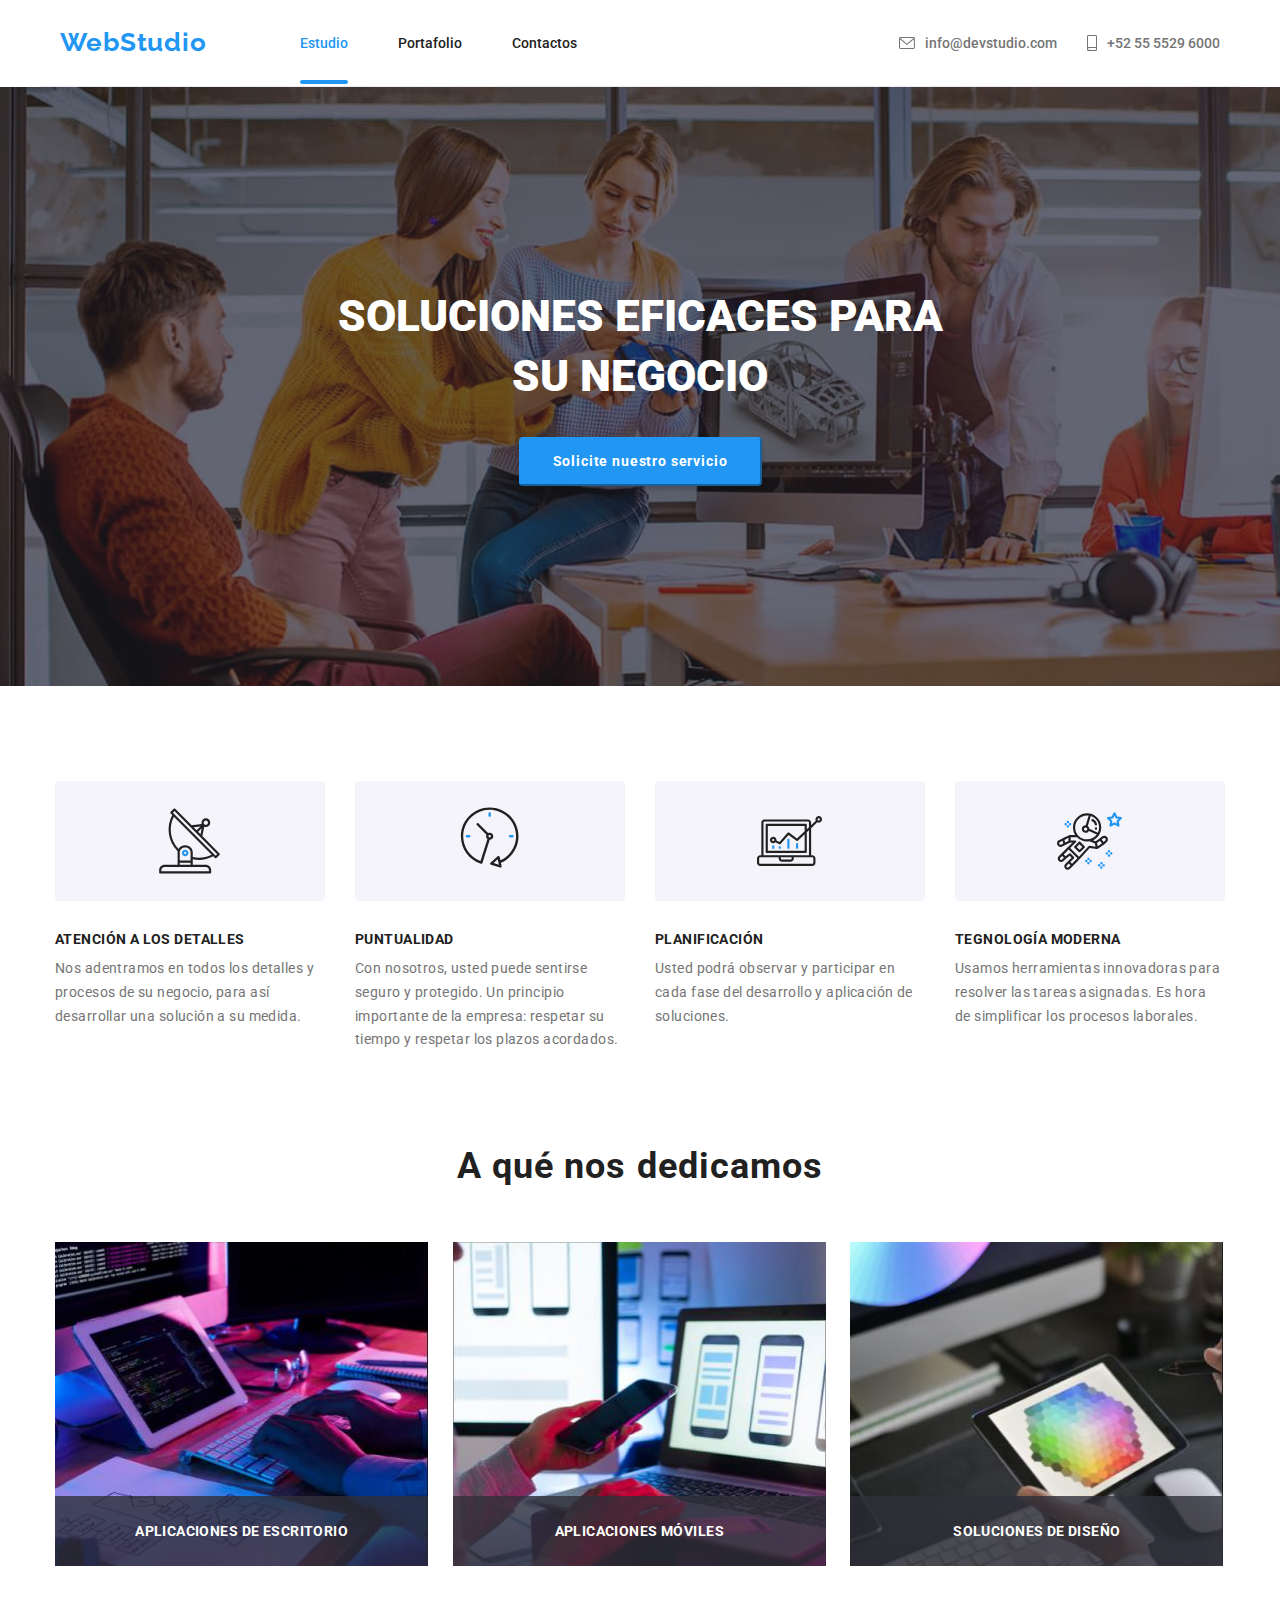
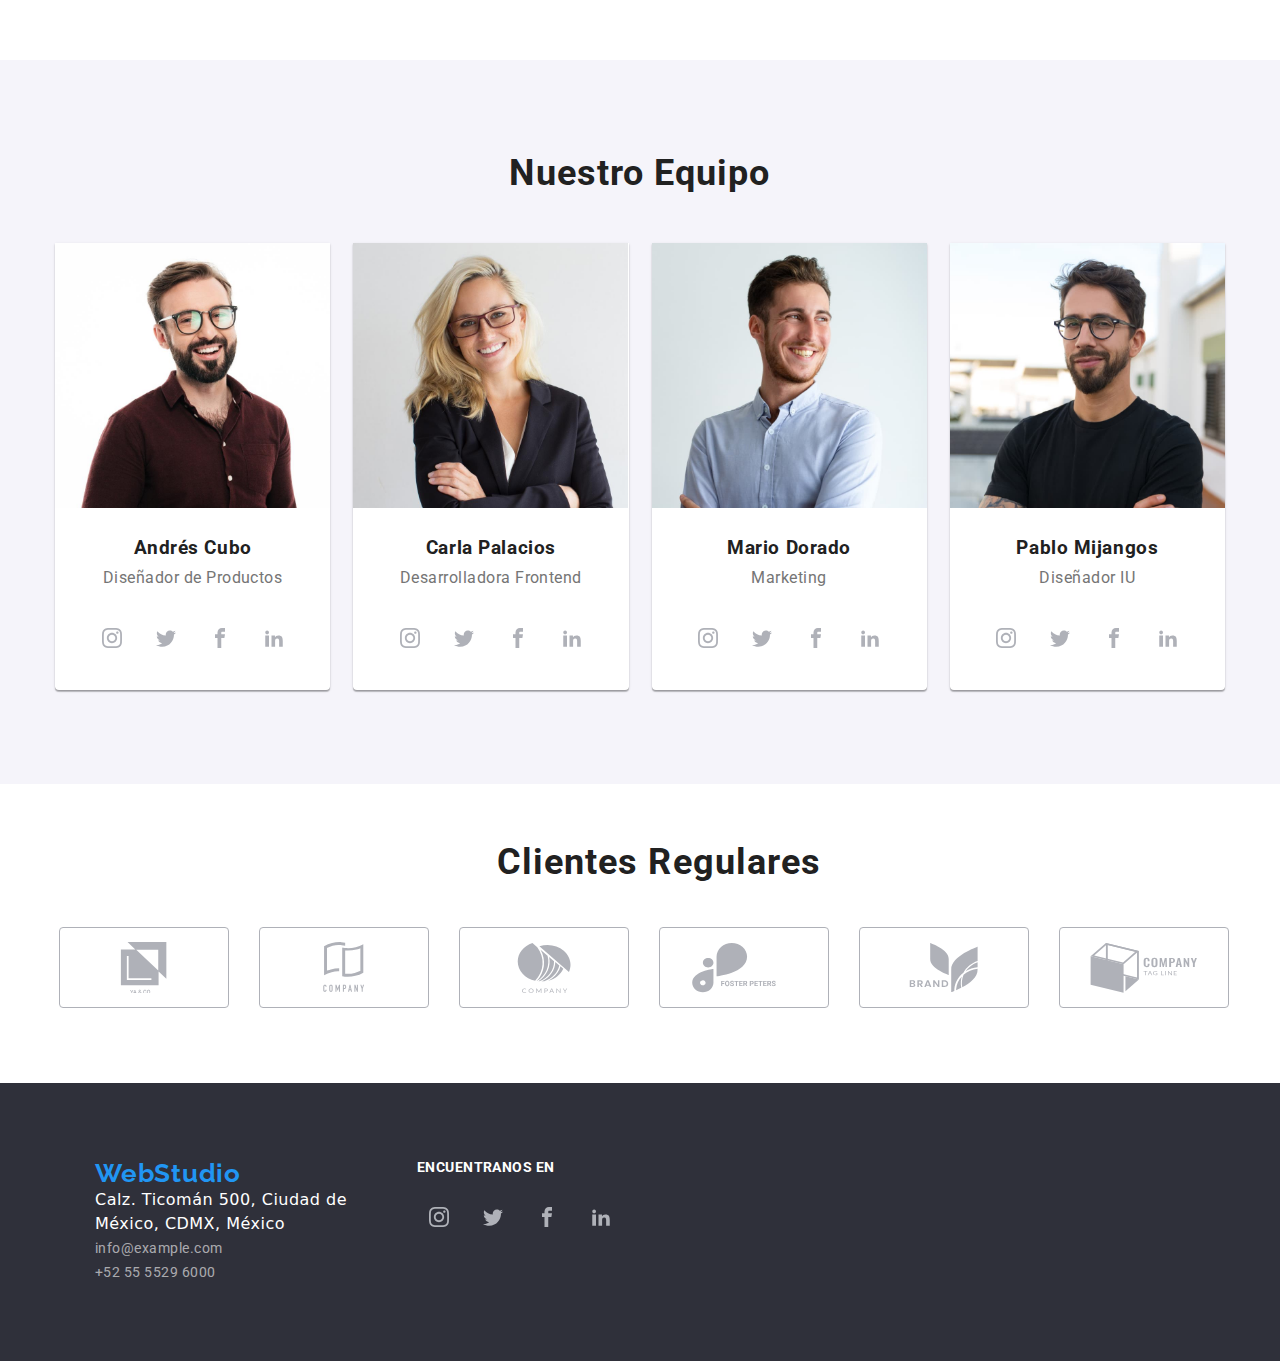
<file: index.html>
<html lang="en"><script src="chrome-extension://lgmpcpglpngdoalbgeoldeajfclnhafa/inpage.js"></script>
    <head>
        <meta charset="UTF-8">
        <meta http-equiv="X-UA-Compatible" content="IE=edge">
        <meta name="viewport" content="width=device-width, initial-scale=1.0">
        <title>goit-markup-hw-05</title>
        <link rel="stylesheet" href="https://cdnjs.cloudflare.com/ajax/libs/modern-normalize/1.0.0/modern-normalize.min.css" integrity="" crossorigin="anonymous">
        <link rel="stylesheet" href="css/styles.css">
        <link rel="preconnect" href="https://fonts.gstatic.com" crossorigin="">
        <link href="https://fonts.googleapis.com/css2?family=Raleway:wght@100;200;300;400;500;600;700&amp;family=Roboto:wght@100;300;400;500;700&amp;display=swap" rel="stylesheet">
    </head>
    <body>
        
        <header>
            <div class="container-header-index">
                <a class="logo-header" href="#">WebStudio</a>
                <nav class="nav-header">
                    <ul class="ul-header">
                        <li class="li-header">
                            <a class="estudio-header line" href="./index.html">Estudio</a>
                        </li>
                        <li class="li-header">
                            <a class="portafolio-header" href="./portafolio.html">Portafolio</a>
                        </li>
                        <li class="li-header">
                            <a class="contactos-header" href="./contactos.html">Contactos</a>
                        </li>
                    </ul>
                </nav>
                <ul class="ul-header-correo-numero">
                    <li class="li-header-correo-numero">
                        <a class="correo-header" href="mailto:info@devstudio.com">
                            <svg class="icon-header" width="16" height="12">
                                <use href="./images/icons.svg#icon-email"></use>
                            </svg>
                            info@devstudio.com
                        </a>
                    </li>
                    <li class="li-header-correo-numero">
                        <a class="numero-header" href="tel:+52 55 5529 6000">
                            <svg class="icon-header" width="10" height="16">
                                <use href="./images/icons.svg#icon-phone"></use>
                            </svg>
                            +52 55 5529 6000
                        </a>
                    </li>
                </ul>
            </div>
        </header>

        <main>
            <section class="section-poster-index">
                <div class="container-poster-index">
                    <h1 class="titulo-poster-index-h1">SOLUCIONES EFICACES PARA<br>SU NEGOCIO</h1>
                    <button class="boton" type="button" data-modal-open>Solicite nuestro servicio</button>
                    <div class="backdrop is-hidden" data-modal>
                        <div class="modal">
                            <div class="container-boton-salida">
                                <button class="button-modal-close" data-modal-close>
                                    <svg width="11" height="11">
                                        <use href="./images/icons.svg#cerrar"></use>
                                    </svg>
                                </button>
                            </div>
                            
                            <p>
                                Lorem 
                            </p>
                            
                        </div>
                    </div>
                </div>
            </section>
            
            <section class="section-valores-empresariales">
                <div  class="container-valores-empresariales">
                    <ul class="ul-valores-empresariales">
                        <li class="li-valores-empresariales">
                            <div class="container-svg-valores-empresariales">
                                <svg class="svg-valores-empresariales" width="65" height="70">
                                    <use href="./images/icons.svg#valor-detalles"></use>
                                </svg>
                            </div>
                            <h2 class="titulo-valores-empresariales">ATENCIÓN A LOS DETALLES</h2>
                            <p class="caracteristicas-valores-empresariales">
                            Nos adentramos en todos los detalles y procesos de su negocio,
                            para así desarrollar una solución a su medida.
                            </p>
                        </li>
                        <li class="li-valores-empresariales">
                            <div class="container-svg-valores-empresariales">
                                <svg class="svg-valores-empresariales" width="65" height="70">
                                    <use href="./images/icons.svg#valor-puntualidad"></use>
                                </svg>
                            </div>
                            <h2 class="titulo-valores-empresariales">PUNTUALIDAD</h2>
                            <p class="caracteristicas-valores-empresariales">
                            Con nosotros, usted puede sentirse seguro y protegido. Un
                            principio importante de la empresa: respetar su tiempo y respetar
                            los plazos acordados.
                            </p>
                        </li>
                        <li class="li-valores-empresariales">
                            <div class="container-svg-valores-empresariales">
                                <svg class="svg-valores-empresariales" width="65" height="70">
                                    <use href="./images/icons.svg#valor-planificacion"></use>
                                </svg>
                            </div>
                            <h2 class="titulo-valores-empresariales">PLANIFICACIÓN</h2>
                            <p class="caracteristicas-valores-empresariales">
                            Usted podrá observar y participar en cada fase del desarrollo y
                            aplicación de soluciones.
                            </p>
                        </li>
                        <li class="li-valores-empresariales">
                            <div class="container-svg-valores-empresariales">
                                <svg class="svg-valores-empresariales" width="65" height="70">
                                    <use href="./images/icons.svg#valor-tec-moderna"></use>
                                </svg>
                            </div>
                            <h2 class="titulo-valores-empresariales">TEGNOLOGÍA MODERNA</h2>
                            <p class="caracteristicas-valores-empresariales">
                            Usamos herramientas innovadoras para resolver las tareas
                            asignadas. Es hora de simplificar los procesos laborales.
                            </p>
                        </li>
                    </ul>
                </div>
            </section>

            <section class="section-work">
                <div  class="container-work">
                    <h2 class="titulo-work">A qué nos dedicamos</h2>
                    <ul class="ul-images-work">
                        <li class="il-images-work">
                            <div class="container-tarjeta-work">
                                <img class="images-work" src="./images/image-01.jpg" alt="desktop">
                                <div class="container-text-work">
                                    <p class="text-work">APLICACIONES DE ESCRITORIO</p>
                                </div>
                            </div>
                        </li>
                        <li class="il-images-work">
                            <div class="container-tarjeta-work">
                                <img class="images-work" src="./images/image-02.jpg" alt="smart-phone">
                                <div class="container-text-work">
                                    <p class="text-work">APLICACIONES MÓVILES</p>
                                </div>
                            </div>
                        </li>
                        <li class="il-images-work">
                            <div class="container-tarjeta-work">
                                <img class="images-work" src="./images/image-03.jpg" alt="desing">
                                <div class="container-text-work">
                                    <p class="text-work">SOLUCIONES DE DISEÑO</p>
                                </div>
                            </div>
                        </li>
                    </ul>
                </div>
            </section>

            <section class="section-worker">
                <div class="container-worker">
                    <h2 class="titulo-worker">Nuestro Equipo</h2>
                    <ul class="ul-images-worker">
                        <li class="li-worker">
                            <img class="images-worker" src="./images/imageteam-1.jpg" alt="una foto de andres cubo">
                            <div class="container-texto-worker">
                                <h3 class="nameworkerh3">Andrés Cubo</h3>
                                <p class="description-worker">Diseñador de Productos</p>
                            </div>
                            <div class="subcontainer-icons-redes">
                                <ul class="ul-icons-redes">
                                    <li class="li-icons-redes">
                                        <a class="link-icons-redes" href="https://www.instagram.com/" target="_blank">
                                            <svg class="svg-icons-redes" width="44" height="44">
                                                <use href="./images/icons.svg#red-instagram"></use>
                                            </svg>
                                        </a>
                                    </li>
                                    <li class="li-icons-redes">
                                        <a class="link-icons-redes" href="https://www.twitter.com/" target="_blank">
                                            <svg class="svg-icons-redes" width="44" height="44">
                                                <use href="./images/icons.svg#red-twitter"></use>
                                            </svg>
                                        </a>
                                    </li>
                                    <li class="li-icons-redes">
                                        <a class="link-icons-redes" href="https://www.facebook.com/" target="_blank">
                                            <svg class="svg-icons-redes" width="44" height="44">
                                                <use href="./images/icons.svg#red-facebook"></use>
                                            </svg>
                                        </a>
                                    </li>
                                    <li class="li-icons-redes">
                                        <a class="link-icons-redes" href="https://www.linkedin.com/" target="_blank">
                                            <svg class="svg-icons-redes" width="44" height="44">
                                                <use href="./images/icons.svg#red-linkedin"></use>
                                            </svg>
                                        </a>
                                    </li>
                                </ul>
                            </div>
                        </li>

                        <li class="li-worker">
                            <img class="images-worker" src="./images/imageteam-2.jpg" alt="una foto de carla palacios">
                            <div class="container-texto-worker">
                                <h3 class="nameworkerh3">Carla Palacios</h3>
                                <p class="description-worker">Desarrolladora Frontend</p>
                            </div>
                            <div class="subcontainer-icons-redes">
                                <ul class="ul-icons-redes">
                                    <li class="li-icons-redes">
                                        <a class="link-icons-redes" href="https://www.instagram.com/" target="_blank">
                                            <svg class="svg-icons-redes" width="44" height="44">
                                                <use href="./images/icons.svg#red-instagram"></use>
                                            </svg>
                                        </a>
                                    </li>
                                    <li class="li-icons-redes">
                                        <a class="link-icons-redes" href="https://www.twitter.com/" target="_blank">
                                            <svg class="svg-icons-redes" width="44" height="44">
                                                <use href="./images/icons.svg#red-twitter"></use>
                                            </svg>
                                        </a>
                                    </li>
                                    <li class="li-icons-redes">
                                        <a class="link-icons-redes" href="https://www.facebook.com/" target="_blank">
                                            <svg class="svg-icons-redes" width="44" height="44">
                                                <use href="./images/icons.svg#red-facebook"></use>
                                            </svg>
                                        </a>
                                    </li>
                                    <li class="li-icons-redes">
                                        <a class="link-icons-redes" href="https://www.linkedin.com/" target="_blank">
                                            <svg class="svg-icons-redes" width="44" height="44">
                                                <use href="./images/icons.svg#red-linkedin"></use>
                                            </svg>
                                        </a>
                                    </li>
                                </ul>
                            </div>
                        </li>

                        <li class="li-worker">
                            <img class="images-worker" src="./images/imageteam-3.jpg" alt="una foto de mario dorado">
                            <div class="container-texto-worker">
                                <h3 class="nameworkerh3">Mario Dorado</h3>
                                <p class="description-worker">Marketing</p>
                            </div>
                            <div class="subcontainer-icons-redes">
                                <ul class="ul-icons-redes">
                                    <li class="li-icons-redes">
                                        <a class="link-icons-redes" href="https://www.instagram.com/" target="_blank">
                                            <svg class="svg-icons-redes" width="44" height="44">
                                                <use href="./images/icons.svg#red-instagram"></use>
                                            </svg>
                                        </a>
                                    </li>
                                    <li class="li-icons-redes">
                                        <a class="link-icons-redes" href="https://www.twitter.com/" target="_blank">
                                            <svg class="svg-icons-redes" width="44" height="44">
                                                <use href="./images/icons.svg#red-twitter"></use>
                                            </svg>
                                        </a>
                                    </li>
                                    <li class="li-icons-redes">
                                        <a class="link-icons-redes" href="https://www.facebook.com/" target="_blank">
                                            <svg class="svg-icons-redes" width="44" height="44">
                                                <use href="./images/icons.svg#red-facebook"></use>
                                            </svg>
                                        </a>
                                    </li>
                                    <li class="li-icons-redes">
                                        <a class="link-icons-redes" href="https://www.linkedin.com/" target="_blank">
                                            <svg class="svg-icons-redes" width="44" height="44">
                                                <use href="./images/icons.svg#red-linkedin"></use>
                                            </svg>
                                        </a>
                                    </li>
                                </ul>
                            </div>
                        </li>

                        <li class="li-worker">
                            <img class="images-worker" src="./images/imageteam-4.jpg" alt="una foto de pablo mijangos">
                            <div class="container-texto-worker">
                                <h3 class="nameworkerh3">Pablo Mijangos</h3>
                                <p class="description-worker">Diseñador IU</p>
                            </div>
                            <div class="subcontainer-icons-redes">
                                <ul class="ul-icons-redes">
                                    <li class="li-icons-redes">
                                        <a class="link-icons-redes" href="https://www.instagram.com/" target="_blank">
                                            <svg class="svg-icons-redes" width="44" height="44">
                                                <use href="./images/icons.svg#red-instagram"></use>
                                            </svg>
                                        </a>
                                    </li>
                                    <li class="li-icons-redes">
                                        <a class="link-icons-redes" href="https://www.twitter.com/" target="_blank">
                                            <svg class="svg-icons-redes" width="44" height="44">
                                                <use href="./images/icons.svg#red-twitter"></use>
                                            </svg>
                                        </a>
                                    </li>
                                    <li class="li-icons-redes">
                                        <a class="link-icons-redes" href="https://www.facebook.com/" target="_blank">
                                            <svg class="svg-icons-redes" width="44" height="44">
                                                <use href="./images/icons.svg#red-facebook"></use>
                                            </svg>
                                        </a>
                                    </li>
                                    <li class="li-icons-redes">
                                        <a class="link-icons-redes" href="https://www.linkedin.com/" target="_blank">
                                            <svg class="svg-icons-redes" width="44" height="44">
                                                <use href="./images/icons.svg#red-linkedin"></use>
                                            </svg>
                                        </a>
                                    </li>
                                </ul>
                            </div>
                        </li>
                    </ul>
                </div>
            </section>

            <section class="section-clientes">
                <div class="container-clientes">
                    <h2 class="titulo-clientes">Clientes Regulares</h2>
                    <ul class="ul-fichas-clientes">
                        <li class="il-fichas-clientes">
                            <a class="link-fichas-clientes" href="">
                                <div class="subcontainer-svg-clientes">
                                    <svg class="svg-fichas-clientes">
                                        <use href="./images/icons.svg#cliente1"></use>
                                    </svg>
                                </div>
                            </a>
                        </li>
                        <li class="il-fichas-clientes">
                            <a class="link-fichas-clientes" href="">
                                <div class="subcontainer-svg-clientes">
                                    <svg class="svg-fichas-clientes">
                                        <use href="./images/icons.svg#cliente2"></use>
                                    </svg>
                                </div>
                            </a>
                        </li>
                        <li class="il-fichas-clientes">
                            <a class="link-fichas-clientes" href="">
                                <div class="subcontainer-svg-clientes">
                                    <svg class="svg-fichas-clientes">
                                        <use href="./images/icons.svg#cliente3"></use>
                                    </svg>
                                </div>
                            </a>
                        </li>
                        <li class="il-fichas-clientes">
                            <a class="link-fichas-clientes" href="">
                                <div class="subcontainer-svg-clientes">
                                    <svg class="svg-fichas-clientes">
                                        <use href="./images/icons.svg#cliente4"></use>
                                    </svg>
                                </div>
                            </a>
                        </li>
                        <li class="il-fichas-clientes">
                            <a class="link-fichas-clientes" href="">
                                <div class="subcontainer-svg-clientes">
                                    <svg class="svg-fichas-clientes">
                                        <use href="./images/icons.svg#cliente5"></use>
                                    </svg>
                                </div>
                            </a>
                        </li>
                        <li class="il-fichas-clientes">
                            <a class="link-fichas-clientes" href="">
                                <div class="subcontainer-svg-clientes">
                                    <svg class="svg-fichas-clientes">
                                        <use href="./images/icons.svg#cliente6"></use>
                                    </svg>
                                </div>
                            </a>
                        </li>
                    </ul>
                </div>
            </section>
        </main>

        <footer class="section-footer">
            <div class="container-footer">
                <ul>
                    <a class="logo-footer" href="#">WebStudio</a>
                    <address>
                        <ul class="ul-address-footer">
                            <li class="li-addres-footer">
                                <a>Calz. Ticomán 500, Ciudad de <br> México, CDMX, México</a>
                            </li>
                            <li>
                                <a class="number-email" href="mailto:info@example.com">info@example.com</a>
                            </li>
                            <li>
                                <a class="number-email" href="tel:+52 55 5529 6000">+52 55 5529 6000
                                </a>
                            </li>
                        </ul>
                    </address>
                </ul>
                <ul class="ul-footer-redes">
                    <h2 class="titulo-redes-footer">ENCUENTRANOS EN</h2>
                    <ul id="ul-icons-redes-footer">
                        <li class="li-icons-redes">
                            <a class="link-icons-redes" href="https://www.instagram.com/" target="_blank">
                                <svg class="svg-icons-redes" width="44" height="44">
                                    <use href="./images/icons.svg#red-instagram"></use>
                                </svg>
                            </a>
                        </li>
                        <li class="li-icons-redes">
                            <a class="link-icons-redes" href="https://www.twitter.com/" target="_blank">
                                <svg class="svg-icons-redes" width="44" height="44">
                                    <use href="./images/icons.svg#red-twitter"></use>
                                </svg>
                            </a>
                        </li>
                        <li class="li-icons-redes">
                            <a class="link-icons-redes" href="https://www.facebook.com/" target="_blank">
                                <svg class="svg-icons-redes" width="44" height="44">
                                    <use href="./images/icons.svg#red-facebook"></use>
                                </svg>
                            </a>
                        </li>
                        <li class="li-icons-redes">
                            <a class="link-icons-redes" href="https://www.linkedin.com/" target="_blank">
                                <svg class="svg-icons-redes" width="44" height="44">
                                    <use href="./images/icons.svg#red-linkedin"></use>
                                </svg>
                            </a>
                        </li>
                    </ul>
                </ul>
            </div>
        </footer>
        <script src="./js/modal.js"></script>
    </body>
</html>
</file>
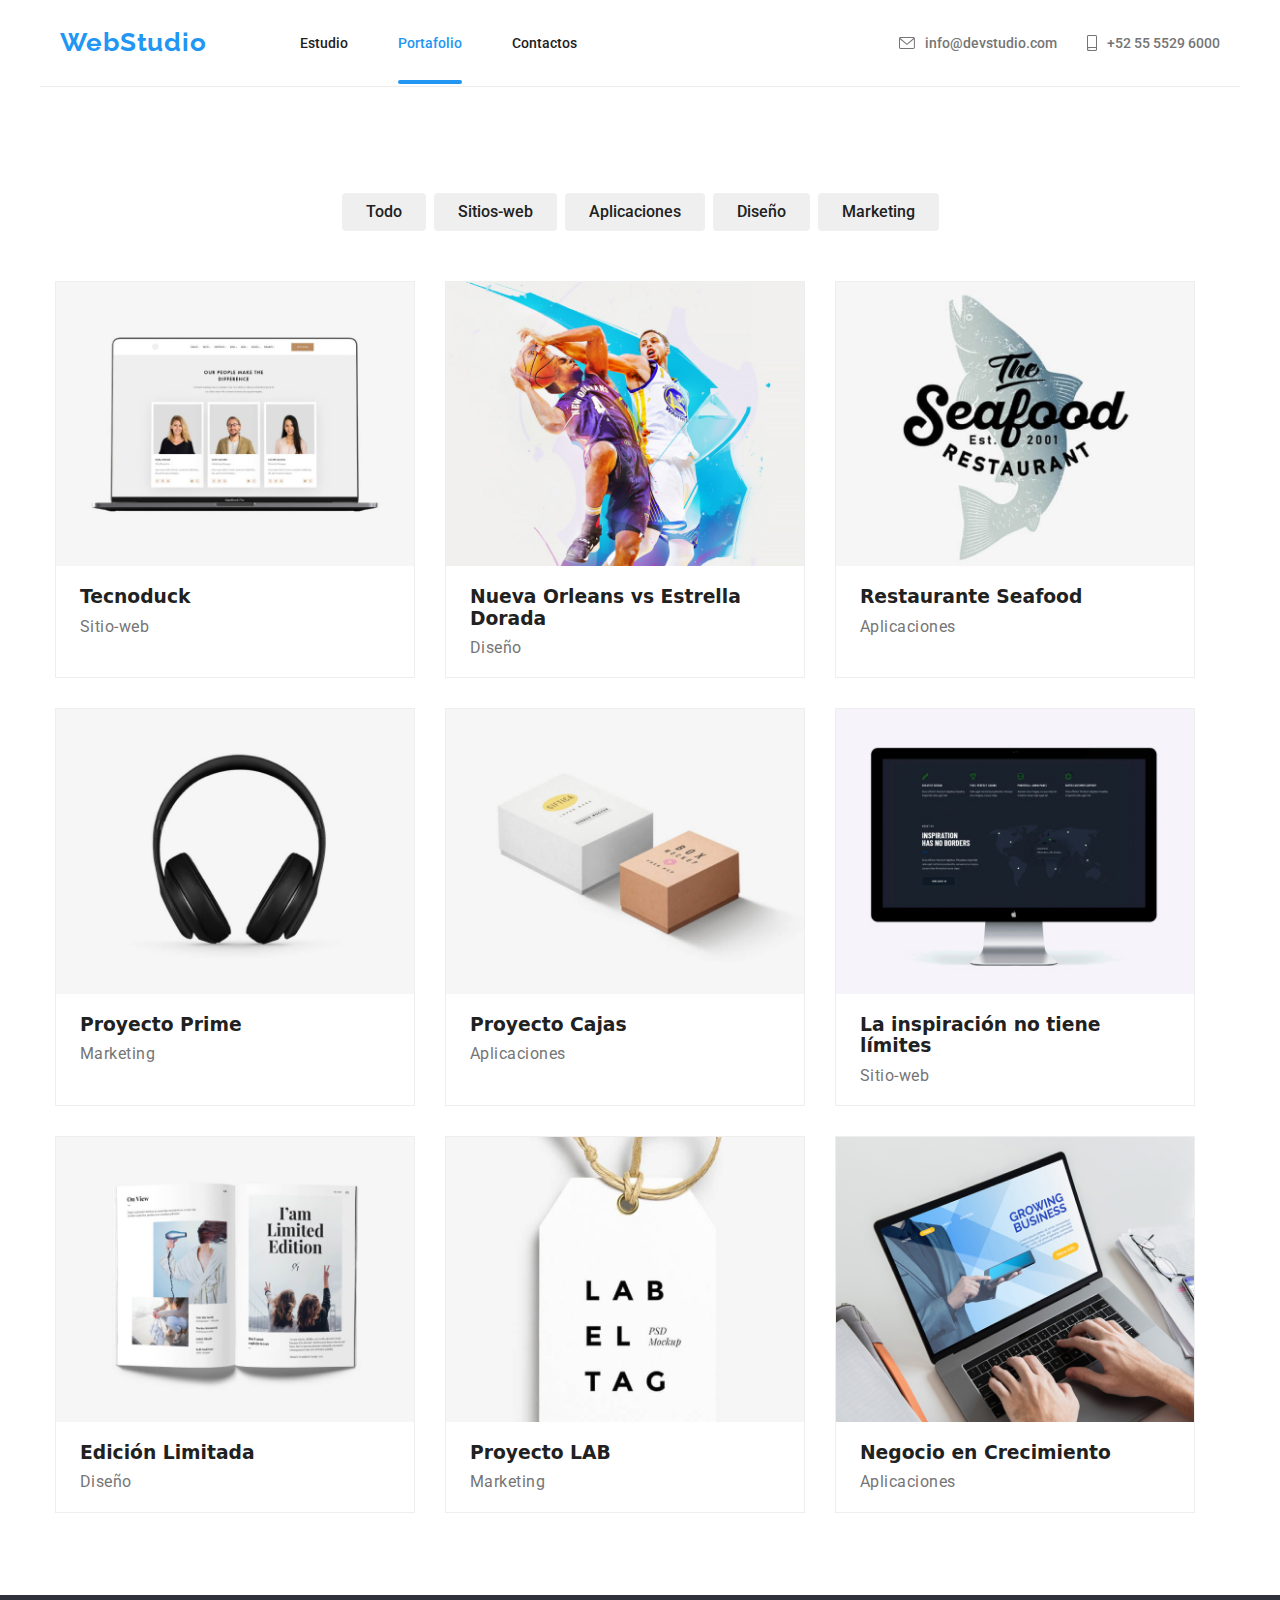
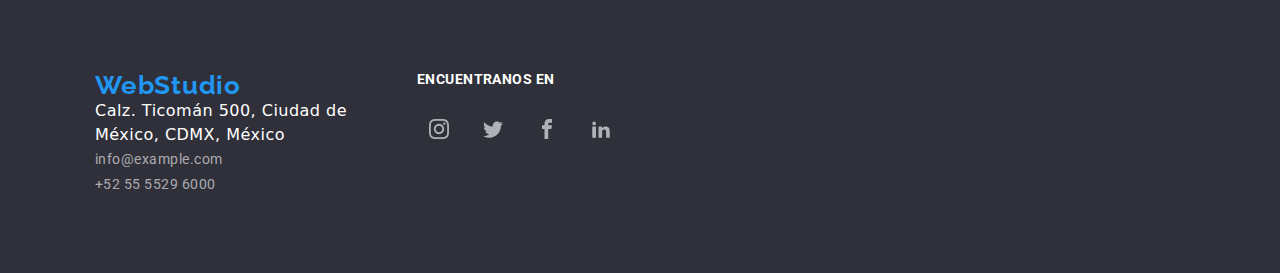
<file: portafolio.html>
<html lang="en"><script src="chrome-extension://lgmpcpglpngdoalbgeoldeajfclnhafa/inpage.js"></script>
    <head>
        <meta charset="UTF-8">
        <meta http-equiv="X-UA-Compatible" content="IE=edge">
        <meta name="viewport" content="width=device-width, initial-scale=1.0">
        <title>goit-markup-hw-04</title>
        <link rel="stylesheet" href="https://cdnjs.cloudflare.com/ajax/libs/modern-normalize/1.0.0/modern-normalize.min.css" integrity="" crossorigin="anonymous">
        <link rel="stylesheet" href="css/styles.css">
        <link rel="preconnect" href="https://fonts.gstatic.com" crossorigin="">
        <link href="https://fonts.googleapis.com/css2?family=Raleway:wght@100;200;300;400;500;600;700&amp;family=Roboto:wght@100;300;400;500;700&amp;display=swap" rel="stylesheet">
    </head>
    <body>
        
        <header>
            <div class="container-header-portafolio">
                <a class="logo-header" href="#">WebStudio</a>
                <nav class="nav-header">
                    <ul class="ul-header">
                        <li class="li-header">
                            <a class="estudio-header-index" href="./index.html">Estudio</a>
                        </li>
                        <li class="li-header">
                            <a class="portafolio-header-portafolio line" href="./portafolio.html">Portafolio</a>
                        </li>
                        <li class="li-header">
                            <a class="contactos-header" href="./contactos.html">Contactos</a>
                        </li>
                    </ul>
                </nav>
                <ul class="ul-header-correo-numero">
                    <li class="li-header-correo-numero">
                        <a class="correo-header" href="mailto:info@devstudio.com">
                            <svg class="icon-header" width="16" height="12">
                                <use href="./images/icons.svg#icon-email"></use>
                            </svg>
                            info@devstudio.com
                        </a>
                    </li>
                    <li class="li-header-correo-numero">
                        <a class="numero-header" href="tel:+52 55 5529 6000">
                            <svg class="icon-header" width="10" height="16">
                                <use href="./images/icons.svg#icon-phone"></use>
                            </svg>
                            +52 55 5529 6000
                        </a>
                    </li>
                </ul>
            </div>
        </header>

        <main>
            <section class="section-portafolio">
                <div class="container-menu-portafolio">
                    <ul class="ul-menu-portafolio">
                        <li class="li-menu-portafolio">
                            <button class="menu-botones-portafolio" type="button">Todo</button>
                        </li>
                        <li class="li-menu-portafolio">
                            <button class="menu-botones-portafolio" type="button">Sitios-web</button>
                        </li>
                        <li class="li-menu-portafolio">
                            <button class="menu-botones-portafolio" type="button">Aplicaciones</button>
                        </li>
                        <li class="li-menu-portafolio">
                            <button class="menu-botones-portafolio" type="button">Diseño</button>
                        </li>
                        <li class="li-menu-portafolio">
                            <button class="menu-botones-portafolio" type="button">Marketing</button>
                        </li>
                    </ul>
                </div>
                <div class="container-tarjetas-services">
                    <ul class="ul-tarjetas-services">
                        <li class="li-tarjetas-services">
                            <a class="link-tarjetas-services" href="#">
                                <div class="subcontainer-tarjetas-services">
                                    <img class="" src="./images/services2.jpg" alt="equipo trabajo">
                                    <div class="subcontainer-info-oculta-services">
                                        <p>Tecnoduck es una plataforma de distribución de coronavirus de última generación. Las compañías usan esta plataforma para el espionaje digital y los ataques a los servidores seguros de la competencia.</p>
                                    </div>
                                </div>
                                <div class="container-texto-tarjetas-services">
                                    <h3 class="titulo-tarjetas-services">Tecnoduck</h3>
                                    <p class="description-tarjetas-services">Sitio-web</p>
                                </div>
                            </a>
                        </li>
                        <li class="li-tarjetas-services">
                            <a class="link-tarjetas-services" href="#">
                                <div class="subcontainer-tarjetas-services">
                                    <img class="" src="./images/services3.jpg" alt="equipo trabajo">
                                    <div class="subcontainer-info-oculta-services">
                                        <p>Excelente diseños de última generación. Las compañías usan esta plataforma para el espionaje digital y los ataques a los servidores seguros de la competencia.</p>
                                    </div>
                                </div>
                                <div class="container-texto-tarjetas-services">
                                    <h3 class="titulo-tarjetas-services">Nueva Orleans vs Estrella Dorada</h3>
                                    <p class="description-tarjetas-services">Diseño</p>
                                </div>
                            </a>
                        </li>
                        <li class="li-tarjetas-services">
                            <a class="link-tarjetas-services" href="#">
                                <div class="subcontainer-tarjetas-services">
                                    <img class="" src="./images/services4.jpg" alt="equipo trabajo">
                                    <div class="subcontainer-info-oculta-services">
                                        <p>Aplicaciones para tus empresas. Las compañías usan esta plataforma para el espionaje digital y los ataques a los servidores seguros de la competencia.</p>
                                    </div>
                                </div>
                                <div class="container-texto-tarjetas-services">
                                    <h3 class="titulo-tarjetas-services">Restaurante Seafood</h3>
                                    <p class="description-tarjetas-services">Aplicaciones</p>
                                </div>    
                            </a>
                        </li>
                        <li class="li-tarjetas-services">
                            <a class="link-tarjetas-services" href="#">
                                <div class="subcontainer-tarjetas-services">
                                    <img class="" src="./images/services5.jpg" alt="equipo trabajo">
                                    <div class="subcontainer-info-oculta-services">
                                        <p>Proyecto Prime es una plataforma de distribución de coronavirus de última generación. Las compañías usan esta plataforma para el espionaje digital y los ataques a los servidores seguros de la competencia.</p>
                                    </div>
                                </div>
                                <div class="container-texto-tarjetas-services">
                                    <h3 class="titulo-tarjetas-services">Proyecto Prime</h3>
                                    <p class="description-tarjetas-services">Marketing</p>
                                </div>
                            </a>
                        </li>
                        <li class="li-tarjetas-services">
                            <a class="link-tarjetas-services" href="#">
                                <div class="subcontainer-tarjetas-services">
                                    <img class="" src="./images/services6.jpg" alt="equipo trabajo">
                                    <div class="subcontainer-info-oculta-services">
                                        <p>Proyecto cajas de última generación. Las compañías usan esta plataforma para el espionaje digital y los ataques a los servidores seguros de la competencia.</p>
                                    </div>
                                </div>
                                <div class="container-texto-tarjetas-services">
                                    <h3 class="titulo-tarjetas-services">Proyecto Cajas</h3>
                                    <p class="description-tarjetas-services">Aplicaciones</p>
                                </div>
                            </a>
                        </li>
                        <li class="li-tarjetas-services">
                            <a class="link-tarjetas-services" href="#">
                                <div class="subcontainer-tarjetas-services">
                                    <img class="" src="./images/services7.jpg" alt="equipo trabajo">
                                    <div class="subcontainer-info-oculta-services">
                                        <p>La frase la inspiracion no tiene limites nos identifica. Las compañías usan esta plataforma para el espionaje digital y los ataques a los servidores seguros de la competencia.</p>
                                    </div>
                                </div>
                                <div class="container-texto-tarjetas-services">
                                    <h3 class="titulo-tarjetas-services">La inspiración no tiene límites</h3>
                                    <p class="description-tarjetas-services">Sitio-web</p>
                                </div>
                            </a>
                        </li>
                        <li class="li-tarjetas-services">
                            <a class="link-tarjetas-services" href="#">
                                <div class="subcontainer-tarjetas-services">
                                    <img class="" src="./images/services8.jpg" alt="equipo trabajo">
                                    <div class="subcontainer-info-oculta-services">
                                        <p>Somos unicos y tu empresa tambien lo será. Las compañías usan esta plataforma para el espionaje digital y los ataques a los servidores seguros de la competencia.</p>
                                    </div>
                                </div>
                                <div class="container-texto-tarjetas-services">
                                    <h3 class="titulo-tarjetas-services">Edición Limitada</h3>
                                    <p class="description-tarjetas-services">Diseño</p>
                                </div>
                            </a>
                        </li>
                        <li class="li-tarjetas-services">
                            <a class="link-tarjetas-services" href="#">
                                <div class="subcontainer-tarjetas-services">
                                    <img class="" src="./images/services9.jpg" alt="equipo trabajo">
                                    <div class="subcontainer-info-oculta-services">
                                        <p>Laboratorios de coronavirus de última generación. Las compañías usan esta plataforma para el espionaje digital y los ataques a los servidores seguros de la competencia.</p>
                                    </div>
                                </div>
                                <div class="container-texto-tarjetas-services">
                                    <h3 class="titulo-tarjetas-services">Proyecto LAB</h3>
                                    <p class="description-tarjetas-services">Marketing</p>
                                </div>
                            </a>
                        </li>
                        <li class="li-tarjetas-services">
                            <a class="link-tarjetas-services" href="#">
                                <div class="subcontainer-tarjetas-services">
                                    <img class="" src="./images/services10.jpg" alt="equipo trabajo">
                                    <div class="subcontainer-info-oculta-services">
                                        <p>Hacemos crecer tu negocio gracias a las últimas tecnologias. Las compañías usan esta plataforma para el espionaje digital y los ataques a los servidores seguros de la competencia.</p>
                                    </div>
                                </div>
                                <div class="container-texto-tarjetas-services">
                                    <h3 class="titulo-tarjetas-services">Negocio en Crecimiento</h3>
                                    <p class="description-tarjetas-services">Aplicaciones</p>
                                </div>
                                </a>
                        </li>
                    </ul>
                </div>
            </section>
        </main>

        <footer class="section-footer">
            <div class="container-footer">
                <ul>
                    <a class="logo-footer" href="#">WebStudio</a>
                    <address>
                        <ul class="ul-address-footer">
                            <li class="li-addres-footer">
                                <a>Calz. Ticomán 500, Ciudad de <br> México, CDMX, México</a>
                            </li>
                            <li>
                                <a class="number-email" href="mailto:info@example.com">info@example.com</a>
                            </li>
                            <li>
                                <a class="number-email" href="tel:+52 55 5529 6000">+52 55 5529 6000
                                </a>
                            </li>
                        </ul>
                    </address>
                </ul>
                <ul class="ul-footer-redes">
                    <h2 class="titulo-redes-footer">ENCUENTRANOS EN</h2>
                    <ul id="ul-icons-redes-footer">
                        <li class="li-icons-redes">
                            <a class="link-icons-redes" href="https://www.instagram.com/" target="_blank">
                                <svg class="svg-icons-redes" width="44" height="44">
                                    <use href="./images/icons.svg#red-instagram"></use>
                                </svg>
                            </a>
                        </li>
                        <li class="li-icons-redes">
                            <a class="link-icons-redes" href="https://www.twitter.com/" target="_blank">
                                <svg class="svg-icons-redes" width="44" height="44">
                                    <use href="./images/icons.svg#red-twitter"></use>
                                </svg>
                            </a>
                        </li>
                        <li class="li-icons-redes">
                            <a class="link-icons-redes" href="https://www.facebook.com/" target="_blank">
                                <svg class="svg-icons-redes" width="44" height="44">
                                    <use href="./images/icons.svg#red-facebook"></use>
                                </svg>
                            </a>
                        </li>
                        <li class="li-icons-redes">
                            <a class="link-icons-redes" href="https://www.linkedin.com/" target="_blank">
                                <svg class="svg-icons-redes" width="44" height="44">
                                    <use href="./images/icons.svg#red-linkedin"></use>
                                </svg>
                            </a>
                        </li>
                    </ul>
                </ul>
            </div>
        </footer>
    </body>
</html>
<!-- hola -->
</file>
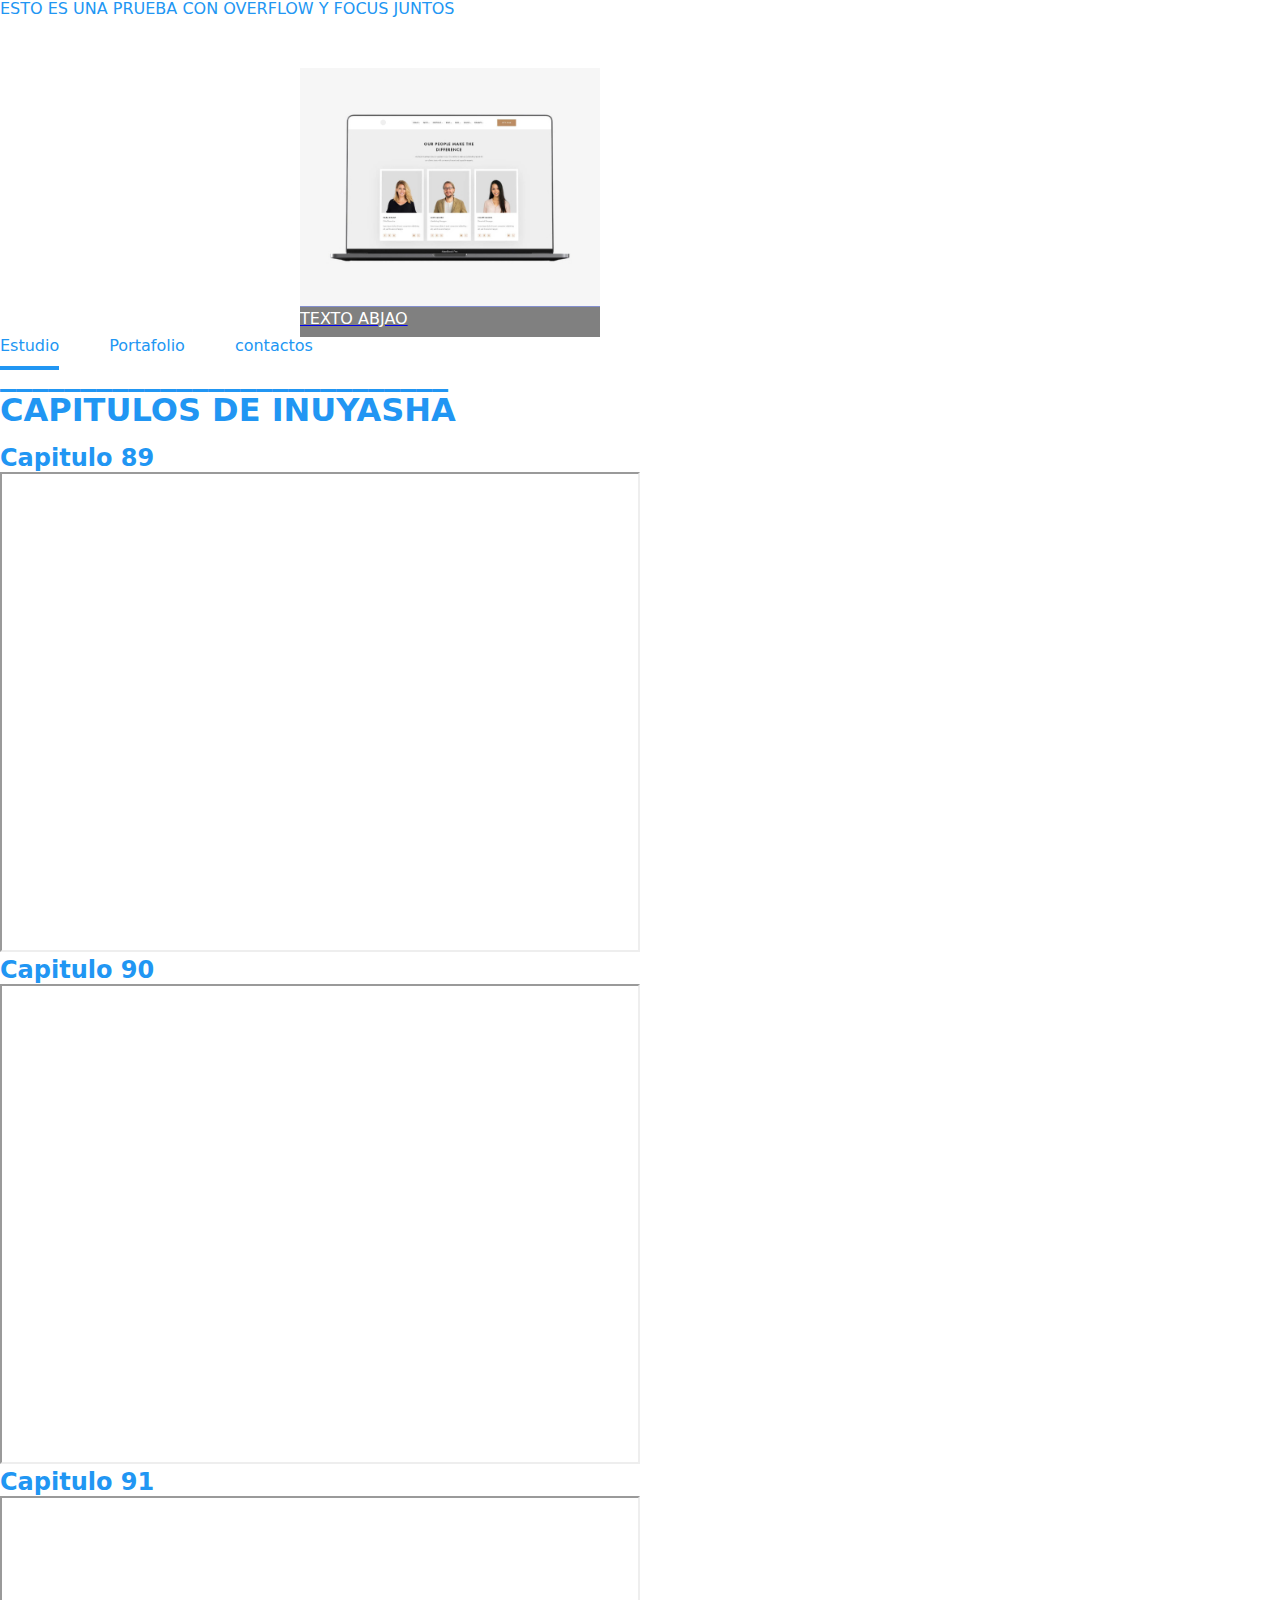
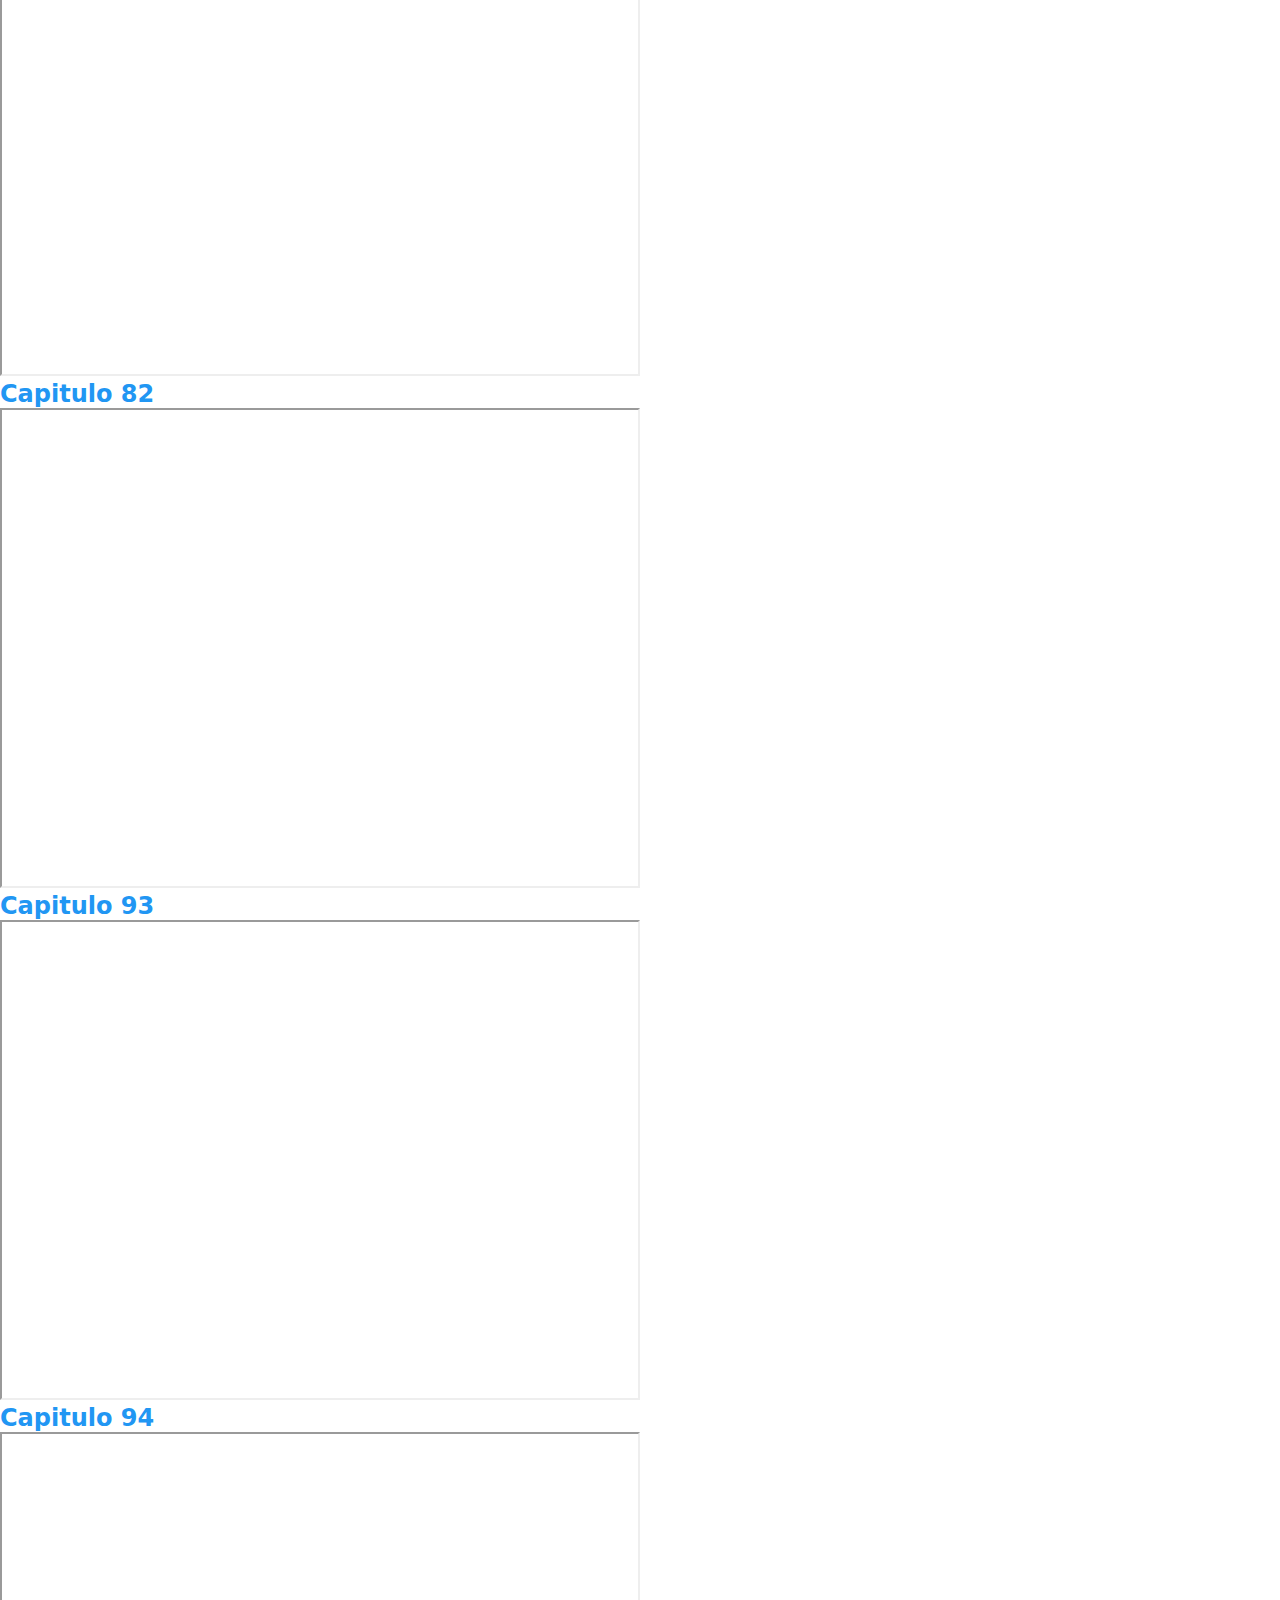
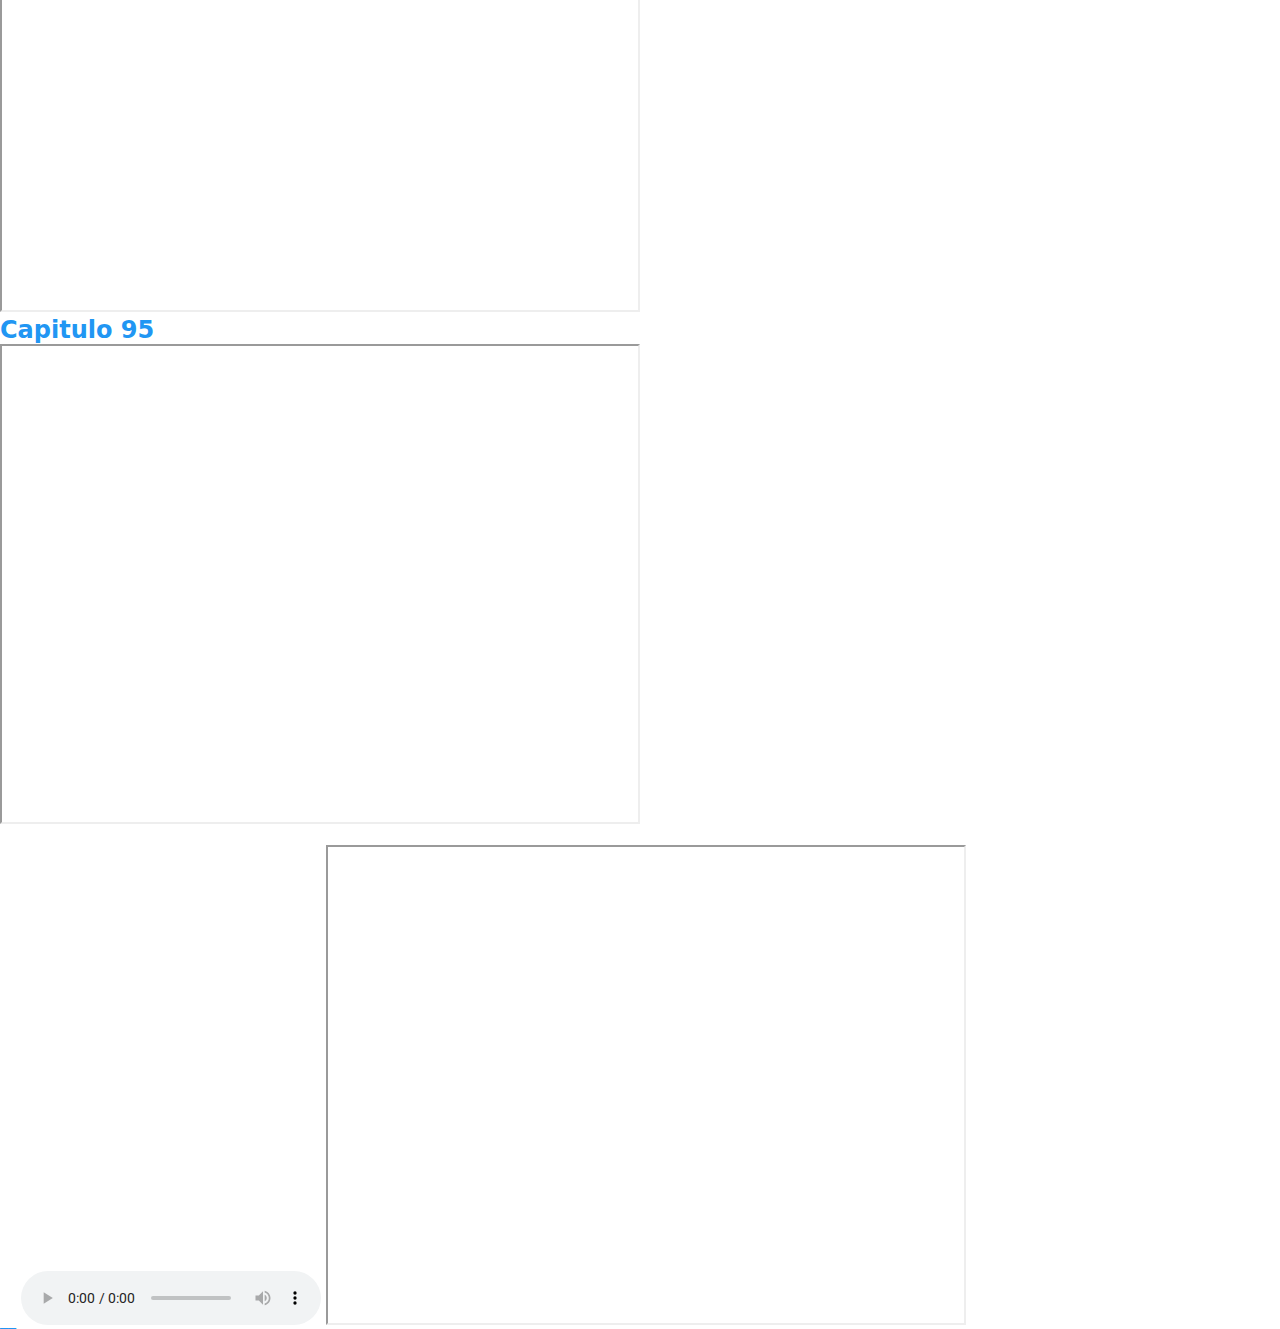
<file: prueba.html>
<!DOCTYPE html>
<html lang="en">
    <head>
        <meta charset="UTF-8">
        <meta http-equiv="X-UA-Compatible" content="IE=edge">
        <meta name="viewport" content="width=device-width, initial-scale=1.0">
        <title>goit-markup-hw-04</title>
        <link rel="stylesheet" href="https://cdnjs.cloudflare.com/ajax/libs/modern-normalize/1.0.0/modern-normalize.min.css" integrity="" crossorigin="anonymous">
        <link rel="stylesheet" href="css/styles.css">
        <link rel="preconnect" href="https://fonts.gstatic.com" crossorigin="">
        <link href="https://fonts.googleapis.com/css2?family=Raleway:wght@100;200;300;400;500;600;700&amp;family=Roboto:wght@100;300;400;500;700&amp;display=swap" rel="stylesheet">
    </head>
<body>
ESTO ES UNA PRUEBA CON OVERFLOW Y FOCUS JUNTOS
<div>
    <a href="#">
        <div class="prueba">
            <img class="img-prueba" src="./images/services2.jpg" alt="">
            <div class="prueba2">
                <p>TEXTO OCULTO</p> 
            </div>
        </div>
        <div class="prueba3">
            <p>TEXTO ABJAO</p> 
        </div>
    </a>
</div>
<div>
    <ul class="list">
        <li class="menu-list">
            <a class="link current" href="">Estudio</a>
        </li>
        <li class="menu-list">
            <a class="link portafolio" href="">Portafolio</a>
        </li>
        <li class="menu-list">
            <a class="link contacts" href="">contactos</a>
        </li>
    </ul>
</div>
<h1>____________________________</h1>
<div>
    <h1>CAPITULOS DE INUYASHA</h1>
    <ul style="padding: 0;">
        <li>
            <h2>Capitulo 89</h2>
            <iframe src="https://drive.google.com/file/d/1C_CKW1q_r4wdzMBf0zfG3hpasTY2yea5/preview" width="640" height="480" allow="autoplay"></iframe>
        </li>
        <li>
            <h2>Capitulo 90</h2>
            <iframe src="https://drive.google.com/file/d/1C_CKW1q_r4wdzMBf0zfG3hpasTY2yea5/preview" width="640" height="480" allow="autoplay"></iframe>
        </li>
        <li>
            <h2>Capitulo 91</h2>
            <iframe src="https://drive.google.com/file/d/1C_CKW1q_r4wdzMBf0zfG3hpasTY2yea5/preview" width="640" height="480" allow="autoplay"></iframe>
        </li>
        <li>
            <h2>Capitulo 82</h2>
            <iframe src="https://drive.google.com/file/d/1C_CKW1q_r4wdzMBf0zfG3hpasTY2yea5/preview" width="640" height="480" allow="autoplay"></iframe>
        </li>
        <li>
            <h2>Capitulo 93</h2>
            <iframe src="https://drive.google.com/file/d/1C_CKW1q_r4wdzMBf0zfG3hpasTY2yea5/preview" width="640" height="480" allow="autoplay"></iframe>
        </li>
        <li>
            <h2>Capitulo 94</h2>
            <iframe src="https://drive.google.com/file/d/1C_CKW1q_r4wdzMBf0zfG3hpasTY2yea5/preview" width="640" height="480" allow="autoplay"></iframe>
        </li>
        <li>
            <h2>Capitulo 95</h2>
            <iframe src="https://drive.google.com/file/d/1C_CKW1q_r4wdzMBf0zfG3hpasTY2yea5/preview" width="640" height="480" allow="autoplay"></iframe>
        </li>

        

    </ul>
    __
    <audio src="https://drive.google.com/file/d/1TFIGhUfgQHuTu9Pot-IcDaXXXyPEM5ET/view" controls></audio>
    <iframe src="https://drive.google.com/file/d/1TFIGhUfgQHuTu9Pot-IcDaXXXyPEM5ET/preview" width="640" height="480" allow="autoplay"></iframe>
</div>

</body>
</html>
</file>
<file: css/styles.css>
/* ------------------------------------------------------------------- */
html {
box-sizing: border-box;
} 
*,
*::after,
*::before {
	box-sizing: inherit;
}
/* Estilos para poner a cero la sangría superior de los elementos */
h1,
h2,
h3,
h4,
h5,
h6,
p {
	margin-top: 0;
    margin-bottom: 0; 
}
/* Clase para restablecer las propiedades básicas de las listas (ul) */
.list {
	list-style: none;
	padding-left: 0;
	margin: 0;
}
/* Clase para restablecer las propiedades básicas de los enlaces */
.link {
	text-decoration: none;
	color: inherit;
}
/* Propiedades para la correcta visualización de las imágenes */
img {
	display: block;
	max-width: 100%;
	height: auto;
}

/* ------ */

:root {
    --brand-color: #2196f3;
    --text-color: #212121;
}

/* body {
    font-family: 'Roboto', Arial, Helvetica, sans-serif;
    background-color: #E5E5E5;    
    width: 1600px;
    margin: 40px auto;
    box-shadow: 6px 6px 20px rgba(0, 0, 0, 0.1);   
} */

/* ------------------------------------------------------------------- */

/*atributos generales para las paginas*/


li{
    list-style: none;
    text-decoration:none;
    }

/* .bodies-pages{
    width: 1600px;
    margin: 40px auto;
    background-color: white;
    box-shadow: 6px 6px 20px rgba(0, 0, 0, 0.1);
} */

/* ------------------------------------------------------------------- */

/*HEADER*/

.container-header-index{
    width: 1200px;
	padding-left: 15px;
	padding-right: 15px;
	margin-left: auto;
	margin-right: auto;

    border-bottom: 1px solid #ECECEC;
    justify-content: center;
    background-color: rgb(255, 255, 255);
    display: flex;
    align-items: center;
}

.container-header-portafolio{
    width: 1200px;
	padding-left: 15px;
	padding-right: 15px;
	margin-left: auto;
	margin-right: auto;

    border-bottom: 1px solid #ECECEC;
    justify-content: center;
    background-color: rgb(255, 255, 255);
    display: flex;
    align-items: center;
}


.logo-header{
    font-family: 'Raleway';
    font-style: normal;
    font-weight: 700;
    font-size: 26px;
    text-decoration:none;
    color: var(--brand-color);
    letter-spacing: 0.03em;
    margin: 25px 0px;
}

.nav-header{
    padding: 31px 0px;
    margin-left: 93px;
}   

.ul-header{
    margin: 0;
    padding: 0;
    display: flex;    
}

.li-header{
    padding: 0;
    list-style: none;
    text-decoration: none;
    margin-right: 50px;
    position: relative;
}

.line::after {
    position: absolute;
    content: "";
    background-color: var(--brand-color);
    border-radius: 2px;
    left: 0;
    bottom: -205%;
    width: 100%;
    height: 4px;
}

.ul-header > .li-header:last-child{
    margin-right: 0;
}

.ul-header-correo-numero{
    margin: 0;
    margin-left: 322px;
    padding: 31px 0px;
    display: flex;   
}

.li-header-correo-numero{
    padding: 0;
    margin-right: 30px;
    list-style: none;
    text-decoration: none;
}

.ul-header-correo-numero > .li-header-correo-numero:last-child {
    margin-right: 0px;
}



/* PESTAÑAS ESTUDIO */

.estudio-header{
    text-decoration:none;
    font-weight: 500;
    font-family: 'Roboto';
    font-style: normal;
    font-size: 14px;
    color: var(--brand-color);
    position: relative;
}

.estudio-header:focus{
    color:var(--brand-color);
}

.estudio-header:hover{
    color: var(--brand-color);
    font-weight: 700;
}

.icon-header{
    fill:#757575;
    margin-right: 10px;
}

.estudio-header-index{
    text-decoration:none;
    font-weight: 500;
    font-family: 'Roboto';
    font-style: normal;
    font-size: 14px;

    color: var(--text-color);
}

.estudio-header-index:focus{
    color:var(--brand-color);
}

.estudio-header-index:hover{
    color: var(--brand-color);
    font-weight: 700;
}





/* PESTAÑAS PORTAFOLIO */

.portafolio-header{
    text-decoration:none;
    font-weight: 500;
    font-family: 'Roboto';
    font-style: normal;
    font-size: 14px;
    color: var(--text-color);
}

.portafolio-header:focus{
    color: var(--brand-color);
}

.portafolio-header:hover{
    color:var(--brand-color);
    font-weight: 700;

}

.portafolio-header-portafolio{
    text-decoration:none;
    font-weight: 500;
    font-family: 'Roboto';
    font-style: normal;
    font-size: 14px;
    color: var(--brand-color);
    position: relative;
}



/* PESTAÑAS CONTACTOS */

.contactos-header{
    text-decoration:none;
    font-weight: 500;
    font-family: 'Roboto';
    font-style: normal;
    font-size: 14px;
    color: var(--text-color);
}

.contactos-header:focus{
    color:var(--brand-color);
}

.contactos-header:hover{
    color:var(--brand-color);
    font-weight: 700;
}


/* PESTAÑAS CORREO Y NUMERO */

.correo-header{
    font-weight: 500;
    font-size: 14px;
    color: #757575;
    text-decoration:none;
    font-family: 'Roboto';
    font-style: normal;
    padding: 0;
    display: flex;
    align-items: center;
    list-style: none;
    margin: auto;
    line-height: 1.7142em;
}

.correo-header:focus{
    color:var(--brand-color);
        font-weight: 500;
    font-size: 14px;
    text-decoration:none;
    font-family: 'Roboto';
    font-style: normal;
    padding: 0;
    display: flex;
    align-items: center;
    list-style: none;
    margin: auto;
    line-height: 1.7142em;
    fill: var(--brand-color);
}

.correo-header:hover{
    color:var(--brand-color);
        font-weight: 500;
    font-size: 14px;
    text-decoration:none;
    font-family: 'Roboto';
    font-style: normal;
    padding: 0;
    display: flex;
    align-items: center;
    list-style: none;
    margin: auto;
    line-height: 1.7142em;
}

.icon-header{
    fill:#757575;
}

.correo-header:hover .icon-header,
.correo-header:focus .icon-header,
.numero-header:hover .icon-header,
.numero-header:focus .icon-header{
    fill: var(--brand-color);
}

.numero-header{
    font-weight: 500;
    font-size: 14px;
    color: #757575;
    text-decoration:none;
    font-family: 'Roboto';
    font-style: normal;
    padding: 0;
    display: flex;
    align-items: center;
    list-style: none;
    margin: auto;
    line-height: 1.7142em;
}

.numero-header:focus{
    color:var(--brand-color);
}

.numero-header:hover{
    color:var(--brand-color);
    font-weight: 500;
}

/*FIN HEADER*/

/* ------------------------------------------------------------------- */

/* PAGE INDEX*/

/* ------------- SECCION MAIN PAGE-INDEX --------------- */

/* SECCION POSTER PRINCIPAL */

.section-poster-index{
    background-color: #2F303A;
    padding: 200px 0px;
    text-align: center;
    background-image: linear-gradient(rgba(47, 48, 58, 0.4), rgba(47, 48, 58, 0.4)), url(../images/image-poster-index.jpg);
    background-size: cover;
}


.container-poster-index{
    width: 1200px;
	padding-left: 15px;
	padding-right: 15px;
	margin-left: auto;
	margin-right: auto;
}

.titulo-poster-index-h1{
    color: #FFFFFF;
    font-family: 'Roboto';
    font-style: normal;
    font-weight: 900;
    font-size: 44px;
    line-height: 136%;
    margin-bottom: 30px;
    padding: 0; 
}

.boton{
    cursor: pointer;
    background: var(--brand-color);
    box-shadow: 0px 4px 4px rgba(0, 0, 0, 0.15);
    border-radius: 4px;
    border-color: var(--brand-color);
    padding: 10px 32px;
    font-family: 'Roboto';
    font-style: normal;
    font-weight: 700;
    font-size: 14px;
    text-align: center;
    letter-spacing: 0.06em;
    color: #FFFFFF;
    flex: none;
    order: 0;
    line-height: 180%;
    margin:0;
}

.boton:focus, .boton:hover{
    color: #6fc3f5;
}

/* --------------SECCION VALORES EMPRESARIALES */

.section-valores-empresariales{
    padding: 95px 0;
}

.container-valores-empresariales{
    width: 1200px;
	padding-left: 15px;
	padding-right: 15px;
	margin-left: auto;
	margin-right: auto;
}

.ul-valores-empresariales{
    display: flex;
    flex-wrap: wrap;
    gap: 30px;
    /* justify-content: center; */
    margin: 0;
    padding: 0;
}

.li-valores-empresariales{
    padding: 0;
    margin: 0;
    flex-basis: calc((100% - 90px)/4);
}

.container-svg-valores-empresariales{
        margin-bottom: 30px;
    background-color: #F5F4FA;
    border-radius: 4px;
}

.svg-valores-empresariales{
    margin: 25px 102.34px;
}

.titulo-valores-empresariales{
    font-family: 'Roboto';
    font-style: normal;
    font-weight: 700;
    font-size: 14px;
    letter-spacing: 0.03em;
    text-transform: uppercase;
    color: var(--text-color);
}

.caracteristicas-valores-empresariales{
    font-family: 'Roboto';
    font-style: normal;
    font-weight: 400;
    font-size: 14px;
    letter-spacing: 0.03em;
    color: #757575;
    width: 270px;
    line-height: 170%;
    margin-top: 10px;
}


/* -----------------SECCION TRABAJOS */

.section-work{
    padding-bottom: 94px;
}

.container-work{
    width: 1200px;
	padding-left: 15px;
	padding-right: 15px;
	margin-left: auto;
	margin-right: auto;
}

.titulo-work{
    font-family: 'Roboto';
    font-style: normal;
    font-weight: 700;
    font-size: 36px;
    line-height: 42px;
    text-align: center;
    letter-spacing: 0.03em;
    color: var(--text-color);
    line-height: 110%;
    margin-bottom: 55.05px;
}


.ul-images-work{
    display: flex;
    flex-wrap: wrap;
    gap: 23px;
    /* justify-content: center; */
    margin:0;
    padding: 0;
}

.il-images-work{
    flex-basis: calc((100% - 46px)/3);
    margin: 0;
    padding: 0 ;
}

.images-work{
    width: 373.16px;
    height: 323.7px;
    margin: 0;
    padding: 0 ;
}

.container-tarjeta-work{
    position: relative;
}

.container-text-work{
    background: rgba(47, 48, 58, 0.8);
    padding: 27px;
    width: 373.16px;
    position: absolute;
    bottom: 0%;
}

.text-work{
    font-family: 'Roboto';
font-style: normal;
font-weight: 700;
font-size: 14px;
line-height: 16px;
text-align: center;
letter-spacing: 0.03em;
text-transform: uppercase;
color: #FFFFFF;
}

/* -----------------SECCION TRABAJADORES */


.section-worker{
    background: #F5F4FA; 
    padding-top: 94px;
    padding-bottom: 94px;
}

.container-worker{
    width: 1200px;
	padding-left: 15px;
	padding-right: 15px;
	margin-left: auto;
	margin-right: auto;
}

.titulo-worker{
    font-family: 'Roboto';
    font-style: normal;
    font-weight: 700;
    font-size: 36px;
    line-height: 42px;
    text-align: center;
    letter-spacing: 0.03em;
    color: var(--text-color);
    line-height: 110%;
    margin-bottom: 50px;
    padding: 0;
}

.ul-images-worker{
    display: flex;
    flex-wrap: wrap;
    gap: 23px;
    margin: 0;
    padding: 0;
}

.li-worker{
    background: #FFFFFF;
    box-shadow: 0px 1px 3px rgba(0, 0, 0, 0.12), 0px 1px 1px rgba(0, 0, 0, 0.14), 0px 2px 1px rgba(0, 0, 0, 0.2);
    border-radius: 0px 0px 4px 4px;
    padding: 0;
    margin: 0;
    flex-basis: calc((100% - 69px)/4);
}

/* .ul-images-worker > .li-worker:last-child{
    margin: 0;
} */

.container-texto-worker{
    padding: 30px 0px;
    margin: 0;
    text-align: center;
}

.nameworkerh3{
    font-family: 'Roboto';
    font-style: normal;
    letter-spacing: 0.03em;
    color: var(--text-color);
    line-height: 110%;
    margin: 0;
    padding: 0;
    margin-bottom: 10px;
}

.description-worker{
    font-family: 'Roboto';
    font-style: normal;
    font-weight: 400;
    font-size: 16px;
    letter-spacing: 0.03em;
    color: #757575;
    line-height: 110%;
    margin: 0;
    padding: 0;
}

.images-worker{
    padding: 0;
    margin: 0;
}

.subcontainer-icons-redes{
}

.ul-icons-redes{
        margin-bottom: 30px;
    padding: 0;
    display: flex;
    justify-content:  center;
}

.li-icons-redes{
    margin-right: 10px;
        align-items: center;
    justify-content: center;
    display: flex;
        fill:#AFB1B8;
}

.ul-icons-redes > .li-icons-redes:last-child{
    margin-right: 0px;
}

.li-icons-redes:hover, .link-icons-redes:focus{
    fill: white;
    background-color: #2196f3;
    border-radius: 50%;
    width: 44px;
    height: 44px;
    cursor: pointer;
    padding: 0;
    align-items: center;
    justify-content: center;
    display: flex;
}

.link-icons-redes:focus .svg-icons-redes{
    fill:#FFFFFF;
}

.svg-icons-redes{
    padding: 12px;
    fill:#AFB1B8;
}

.svg-icons-redes:hover{
    fill:#FFFFFF;
}

/* -----------------SECCION CLIENTES*/

.section-clientes{
    padding: 59px;
}

.container-clientes{
        width: 1200px;
	padding-left: 15px;
	padding-right: 15px;
	margin-left: auto;
	margin-right: auto;
}

.titulo-clientes{
    font-family: 'Roboto';
    font-style: normal;
    font-weight: 700;
    font-size: 36px;
    line-height: 42px;
    text-align: center;
    letter-spacing: 0.03em;
    color: var(--text-color);
    line-height: 110%;
    margin-bottom: 44px;
    padding: 0;
}

.ul-fichas-clientes{
    padding: 0;
    display: flex;
    justify-content:  center;
}

.li-fichas-clientes:hover{
    fill:#2196F3;
}

.subcontainer-svg-clientes{
        /* padding: 17px 65px; */

    display: flex;
    align-items: center;
    justify-content: center;
    width: 170px;
    height: 81px;
    margin-right: 30px;
    border: 1px solid #AFB1B8;
    border-radius: 4px;
}

/* .a-svg{
    width: 170px;
    height: 81px;
        align-items: center;
    justify-content: center;
} */

.svg-fichas-clientes{
    fill:#AFB1B8;
    padding: 15px;
    width: 170px;
    height: 81px;
}

.ul-fichas-clientes > .svg-fichas-clientes:last-child{
    margin-right: 0;
}

.svg-fichas-clientes:hover{
    fill:#2196F3;    
}

.subcontainer-svg-clientes:hover{
    border: 1px solid #2196F3;
    border-radius: 4px;
    cursor: pointer;
}

.link-fichas-clientes:focus .svg-fichas-clientes{
    fill: var(--brand-color);
}




/* ----------- SECCION FOOTER PAGE-INDEX*/

.section-footer{
    display: flex;
    background: #2F303A;
    padding: 60px 0px;
}

.container-footer{
    display: flex;
    width: 1200px;
	padding-left: 15px;
	padding-right: 15px;
	margin-left: auto;
	margin-right: auto;
}

.logo-footer{
    font-family: 'Raleway';
    font-style: normal;
    font-weight: 700;
    font-size: 26px;
    letter-spacing: 0.03em;
    color: var(--brand-color);
    text-decoration: none;
    line-height: 110%;
    padding: 0;
    margin: 0;
}

address{
    font-style: normal;
    color: #FFFFFF;
    line-height: 24px;
    letter-spacing: 0.03em;
    margin: 0;
    padding: 0;
}

.ul-address-footer{
    list-style: none;
    color: #ffffff;
    margin: 0;
    padding: 0;
}

.li-addres-footer{
    margin: 0;
    padding: 0;
}

.number-email{
    text-decoration: none;
    font-family: 'Roboto';
    font-style: normal;
    font-weight: 400;
    font-size: 14px;
    color: rgba(255, 255, 255, 0.6);
    line-height: 170%;
    margin: 0;
    padding: 0;
}

.number-email:focus,:hover{
    color:var(--brand-color);
}

.redes-footer{
    padding: 0;
    margin: 0;
}


.ul-footer-redes{
    padding: 0;
    margin-left: 70px;
}

.titulo-redes-footer{
    font-family: 'Roboto';
font-style: normal;
font-weight: 700;
font-size: 14px;
line-height: 16px;
letter-spacing: 0.03em;
text-transform: uppercase;

color: #FFFFFF;
}

#ul-icons-redes-footer{
    margin-top: 20px;
    padding: 0;
    display: flex;
    justify-content:  center;
}

#ul-icons-redes-footer > .li-icons-redes:last-child{
    margin-right: 0px;
}

.subcontainer-formulario-footer{
    padding: 0;
    margin: 16px 70px;
}

/* ------------------------------------------------------------------- */

/* PAGE PORTAFOLIO*/

/* MAIN PAGE PORTAFOLIO */

.section-portafolio{
    padding-top: 106px;
    padding-bottom: 82px;
    
}


/* INICIO DE BOTONES PORTAFOLIO */

.container-menu-portafolio{
    width: 1200px;
	padding-left: 15px;
	padding-right: 15px;
	margin-left: auto;
	margin-right: auto;
    
    display: flex;
    justify-content: center;
    margin-bottom: 50px;
}

.ul-menu-portafolio{
    display: flex;
    padding: 0;
    margin:0;
}

.li-menu-portafolio{
    padding: 0;
    margin:0;
    margin-right: 8px;
}

.ul-menu-portafolio > .li-menu-portafolio:last-child{
    margin:0;
}

.menu-botones-portafolio{
    cursor: pointer;
    font-family: "Roboto";
    font-weight: 500;
    font-size: 16px;
    color: var(--text-color);
    line-height: 1.6;
    border: none;
    border-radius: 4px;
    padding: 6px 24px;
    margin: 0;
}

.menu-botones-portafolio:hover{
    font-family: "Roboto";
    font-weight: 500;
        font-size: 16px;
    background: var(--brand-color);
    border-radius: 4px;
    padding: 0 1% ;
    color: #ffffff;
    padding: 6px 24px;
    box-shadow: 0px 3px 1px rgba(0, 0, 0, 0.1), 0px 1px 2px rgba(0, 0, 0, 0.08), 0px 2px 2px rgba(0, 0, 0, 0.12);
    border-radius: 4px;
}

.menu-botones-portafolio:focus{
    font-family: "Roboto";
    font-weight: 500;
    font-size: 16px;
    background: var(--brand-color);
    border-radius: 4px;
    padding: 0 1% ;
    color: #ffffff;
    padding: 6px 24px;
    outline: none;
    box-shadow: 0px 3px 1px rgba(0, 0, 0, 0.1), 0px 1px 2px rgba(0, 0, 0, 0.08), 0px 2px 2px rgba(0, 0, 0, 0.12);
    border-radius: 4px;
}

/* FINAL DE BOTONES PORTAFOLIO */

/* INICIO DE TARJETAS INFORMATIVAS */

.container-tarjetas-services{
    width: 1200px;
	padding-left: 15px;
	padding-right: 15px;
	margin-left: auto;
	margin-right: auto;
}

.ul-tarjetas-services{
    display: flex;
    flex-wrap: wrap;
    gap: 30px;
    padding: 0;
    margin: 0;
    /* column-gap: 30px;
    row-gap: 30px;
    margin: 0px auto;
    margin-bottom: 75px;
    padding: 0; */
}

.li-tarjetas-services{
    background: #FFFFFF;
    border: 1px solid #EEEEEE;
    text-decoration: none;
    padding: 0;
    margin: 0;
    flex-basis: calc((100% - 90px)/3);
    /* width: 370px; */
    /* height: 404px; */
}

.li-tarjetas-services:hover{
    cursor: pointer;
    border: 1px solid #EEEEEE;
    box-shadow: 0px 1px 1px rgba(0, 0, 0, 0.12), 0px 4px 4px rgba(0, 0, 0, 0.06), 1px 4px 6px rgba(0, 0, 0, 0.16);
}

.li-tarjetas-services:focus{
    border: 1px solid #EEEEEE;
    box-shadow: 0px 1px 1px rgba(0, 0, 0, 0.12), 0px 4px 4px rgba(0, 0, 0, 0.06), 1px 4px 6px rgba(0, 0, 0, 0.16);
}

.link-tarjetas-services{
    text-decoration: none;
    padding: 0;
    margin:0;
}

.container-texto-tarjetas-services{
    padding: 20px 24px;
    margin: 0;
}

.titulo-tarjetas-services{
    color: #212121;
    padding: 0;
    margin:0;
}

.description-tarjetas-services{
    color: #757575;
    font-family: 'Roboto';
    font-style: normal;
    font-weight: 400;
    font-size: 16px;
    letter-spacing: 0.03em;
    padding: 0;
    margin:0;
    margin-top: 10px;
}

.subcontainer-tarjetas-services{
    position: relative;
    overflow: hidden;
}

.subcontainer-info-oculta-services{
    background: rgba(33, 150, 243, 0.9);
    color: white;
    width: 100%;
    height: 100%;
    top: 0;
    left: 0;

    position: absolute;

    transform: translatey(101%);
    transition: transform 250ms cubic-bezier(0.4, 0, 0.2, 1);
    padding: 63px 34px;
}

.subcontainer-tarjetas-services:hover .subcontainer-info-oculta-services{
    transform: translatex(0);
}

.subcontainer-info-oculta-services > p{
    font-family: 'Roboto';
    font-style: normal;
    font-weight: 400;
    font-size: 20px;
    letter-spacing: 0.03em;
    color: #FFFFFF;
}

.backdrop{
position: fixed;
    top: 0;
    left: 0;
    width: 100vw;
    height: 100vh;
    background-color: rgba(0, 0, 0, 0.5);
    opacity: 1;
    opacity: 1;
    visibility: visible;
    transition: opacity 250ms cubic-bezier(0.4, 0, 0.2, 1), visibility 250ms cubic-bezier(0.4, 0, 0.2, 1);
    display: flex;
    z-index: 1;
}

.backdrop.is-hidden{
 opacity: 0;
    visibility: hidden;
    pointer-events: none;
 }

.modal{
    top: 50%;
    left: 50%;
    height: 581px;
    width: 528px;
    margin: auto;

    background-color: #ffffff;
    box-shadow: 0px 1px 3px rgb(0 0 0 / 12%), 0px 1px 1px rgb(0 0 0 / 14%), 0px 2px 1px rgb(0 0 0 / 20%);
    border-radius: 4px;

    transform: translate(-50% -50%) scale(1);
 
}

.container-boton-salida{
    justify-content: right;
    /* justify-items: left; */
    display: flex;
}

.button-modal-close{
    padding: 8px 8px;
    border-radius: 50%;
    border: 1px solid rgba(0, 0, 0, 0.1);
    background: #ffffff;
}

.button-modal-close:hover{
cursor: pointer;
fill: var(--brand-color);
}

.titulo-formulario-footer{
    font-family: 'Roboto';
font-style: normal;
font-weight: 700;
font-size: 14px;
line-height: 16px;
letter-spacing: 0.03em;
text-transform: uppercase;
margin-bottom: 20px;
color: #ffffff;
}

/* FINAL DE TARJETAS INFORMATIVAS */

/* FINAL MAIN PAGE PORTAFOLIO */

/* FOOTER DE PORTAFOLIO */

/* __________________________________________________ */


.prueba {
    width: 300px;
    height: 238.38px;
    margin-top: 50px;
    margin-left: 300px;
    background-color: grey;

    position: relative;
    overflow: hidden;
}

.prueba2 {
    background-color: #3f51b5;
    color: white;
    width: 100%;
    height: 100%;
    top: 0;
    left: 0;

        position: absolute;

    transform: translatey(100%);
    transition: transform 250ms ease;
}

.prueba:hover .prueba2{
    transform: translatex(0);
}

.prueba2 > p{
    padding: 50px;
}


.img-prueba{
    width: 300px;
    height: 238.38px;
}

.prueba3{
        background-color: grey;
    color: white;
    width: 300px;
    height: 30px;
    margin: 0;
        margin-left: 300px;
    
}

.prueba3 > p{
    padding-top:3px
}



.list {
    display: flex;
    gap: 50px;
}

.current::after {
    content: "";
    background-color: var(--brand-color);
    position: absolute;
    left: 0;
    bottom: -15px;
    width: 100%;
    height: 4px;
}

.menu-list{
    position: relative;
    text-align: center;
    display: flex;
}
</file>
